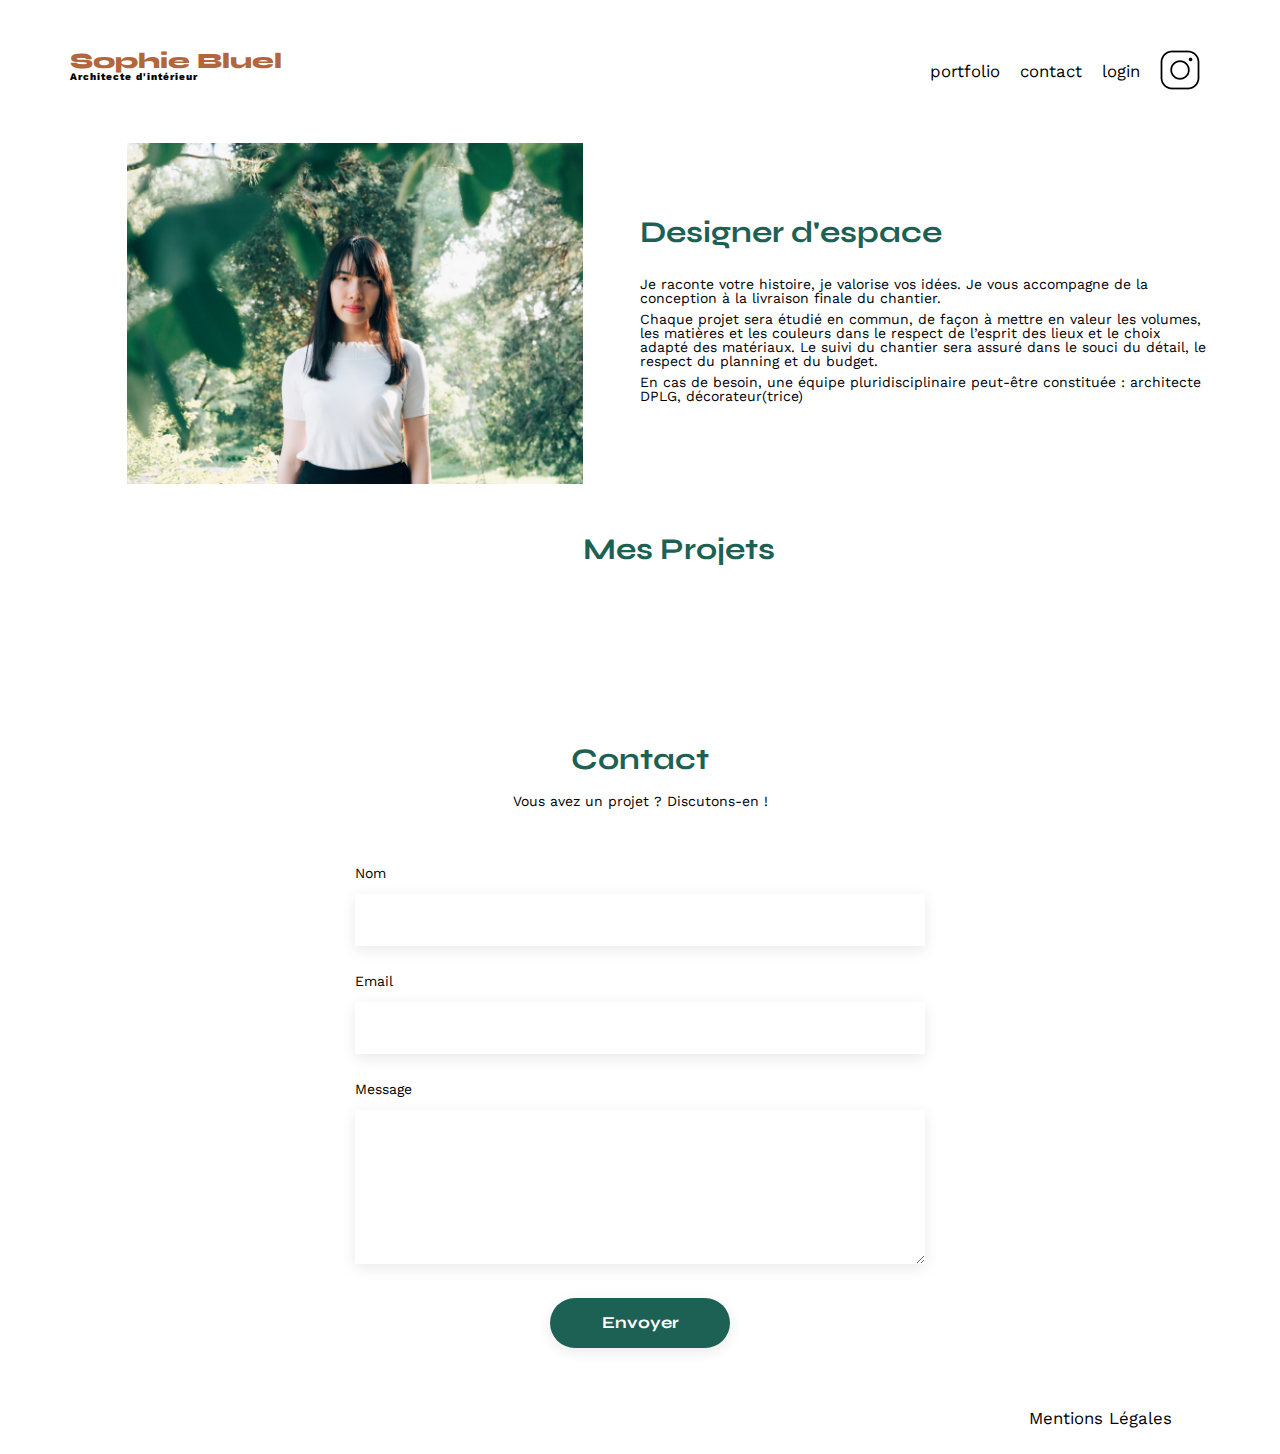
<file: index.html>
<!DOCTYPE html>
<html lang="fr">
<head>
    <meta charset="UTF-8">
    <title>Sophie Bluel - Architecte d'intérieur</title>
    <meta name="viewport" content="width=device-width, initial-scale=1.0">
    <link rel="preconnect" href="https://fonts.googleapis.com">
    <link rel="preconnect" href="https://fonts.gstatic.com" crossorigin>
    <link href="https://fonts.googleapis.com/css2?family=Syne:wght@700;800&family=Work+Sans&display=swap" rel="stylesheet">
    <link rel="stylesheet" href="https://cdnjs.cloudflare.com/ajax/libs/font-awesome/6.3.0/css/all.min.css">
    <meta name="description" content="portfolio">
    <link rel="stylesheet" href="./style.css">
</head>
<body> 
<!-- BANNIERE-->
    <div id="editBanner" class="edit-banner">
        <p id="openModal" class="icon-banner"><i class="fa-regular fa-pen-to-square" aria-hidden="true"></i> Mode Edition</p>
    </div>

<!-- HEADER NAV -->
    <header>
        <h1>Sophie Bluel <span>Architecte d'intérieur</span></h1>
        <nav>
            <ul>
                <li><a href="#portfolio">portfolio</a></li>
                <li><a href="#contact">contact</a></li>
                <li id="login-link" class="login-link"><a href="./login.html">login</a></li>
                <li id="logout-link" class="logout"><a href="#">logout</a></li>
                <li><img src="./assets/icons/instagram.png" alt="Instagram"></li>
            </ul>
        </nav>
    </header>
<!-- INTRODUCTION -->
    <main>
        <div id="introduction">
            <figure>
                <img src="./assets/images/sophie-bluel.png" alt="">
            </figure>
            <article>
                <h2>Designer d'espace</h2>
                <p>Je raconte votre histoire, je valorise vos idées. Je vous accompagne de la conception à la livraison finale du chantier.</p>
                <p>Chaque projet sera étudié en commun, de façon à mettre en valeur les volumes, les matières et les couleurs dans le respect de l’esprit des lieux et le choix adapté des matériaux. Le suivi du chantier sera assuré dans le souci du détail, le respect du planning et du budget.</p>
                <p>En cas de besoin, une équipe pluridisciplinaire peut-être constituée : architecte DPLG, décorateur(trice)</p>
            </article>
        </div>
<!-- MODAL GALLERIE TRAVAUX ET SUPPRESSION -->
        <div class="modal-overlay">
            <section id="modal" class="modal" aria-modal="false" role="dialog">
                <div id="modal-content" class="modal-content">
                    <i class="fa-solid fa-xmark js-modal-close close-icon"></i>
                    <h3>Gallerie photo</h3>
                <div class="gallery-modal" id="modal-gallery"></div>
                <div class="add">
                    <button type="button" id="new-photo">Ajouter une photo</button>
                </div>
                </div>
            </section>
        </div>
<!-- MODAL AJOUT IMAGES -->
<section id="modalAdd" class="modal" aria-modal="false" role="dialog">
    <div class="modalAdd-overlay"></div>
    <div id="modal-content2" class="modal-content">
        <i class="fa-solid fa-xmark js-modal-close close-icon" id="closeIconModal2"></i>
        <a href="#" id="backToGallery"><i class="fa fa-light fa-arrow-left" aria-hidden="true"></i></a>
        <h3 class="modalTitle">Ajout Photo</h3>
        <div class="add-picture">
            <i class="fa fa-thin fa-image faAddImgSquare"></i>
            <!-- FORMULAIRE -->
            <form id="newWork">
                <div id="image-preview-container">
                    <label for="add-photo-input" id="file" class="custom-button-label">
                        <span class="custom-button">+ Ajouter photo</span>
                    </label>
                    <input type="file" id="add-photo-input" name="image" class="custom-button" accept="image/*">
                </div>
                <p class="info">jpg, png : 4mo max</p>
            </form>
        </div>
        <h4>Titre</h4>
        <input type="text" name="photo-title" id="photo-title">
        <!-- PARTIE CATEGORIE POUR AJOUT DES TRAVAUX -->
        <h4>Catégorie</h4>
        <select id="category-select"></select><!-- Options générées dynamiquement avec JavaScript -->
        <button type="submit" id="valid">Valider</button>
    </div>
</section>
<!-- PROJET PAGE D'ACCUEIL ET FILTRES-->
    <section id="portfolio">
        <div class="modify">
            <h2>Mes Projets</h2>
            <div class="icon-modify admin-only">
                <i class="fa-regular fa-pen-to-square"></i>
                <a class="js-modal-trigger" href="#modal">modifier</a>
            </div>
        </div>
        <div class="filters"></div>
        <div class="gallery"></div>
    </section>
<!--PARTIE CONTACTE-->
    <section id="contact">
        <h2>Contact</h2>
        <p>Vous avez un projet ? Discutons-en !</p>
        <form action="#" method="post">
            <label for="name">Nom</label>
            <input type="text" name="name" id="name">
            <label for="email">Email</label>
            <input type="email" name="email" id="email">
            <label for="message">Message</label>
            <textarea name="message" id="message" cols="30" rows="10"></textarea>
            <input type="submit" value="Envoyer">
        </form>
    </section>
</main>
<footer>
    <nav>
        <ul>
            <li>Mentions Légales</li>
        </ul>
    </nav>
</footer>
<script src="./JS/index.js"></script>
<script src="./JS/modal.js"></script>
</body>
</html>
</file>
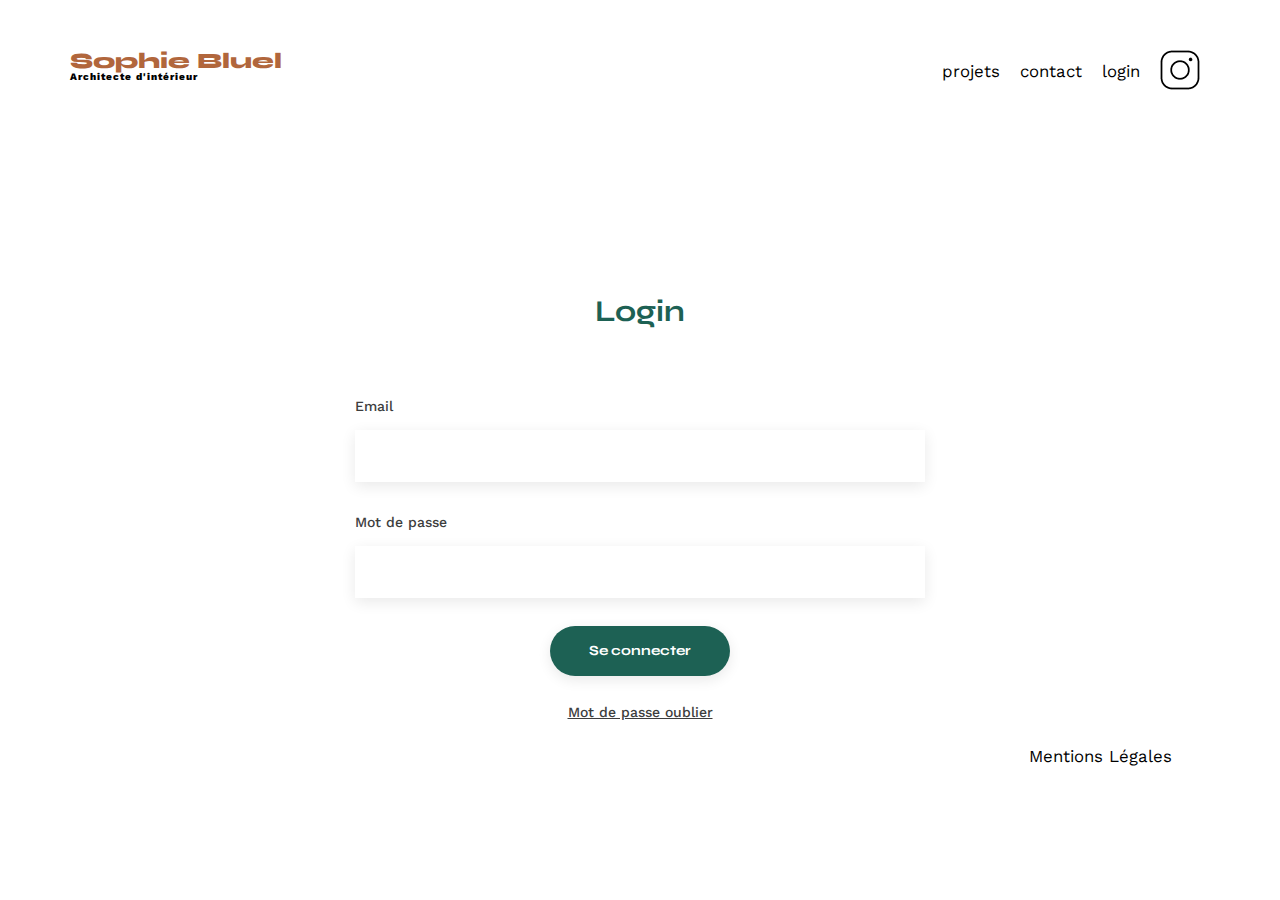
<file: login.html>
<!DOCTYPE html>
<html lang="fr">
<head>
    <meta charset="UTF-8">
    <meta name="viewport" content="width=device-width, initial-scale=1.0">
    <link rel="preconnect" href="https://fonts.googleapis.com/" />
    <link rel="preconnect" href="https://fonts.gstatic.com/" crossorigin />
    <link href="https://fonts.googleapis.com/css2?family=Syne:wght@700;800&family=Work+Sans&display=swap" rel="stylesheet"/>
    <link rel="stylesheet" href="./login.css">
    <link rel="stylesheet" href="./style.css">


    <title>login</title>
</head>
<body>
    <header>
        <h1>Sophie Bluel <span>Architecte d'intérieur</span></h1>
        <nav>
            <ul>
                <li>projets</li>
                <li>contact</li>
                <li>login</li>
                <li><img src="./assets/icons/instagram.png" alt="Instagram"></li>
            </ul>
        </nav>
    </header>
<main>
    <section id="login">
        <h2 class="login_title">Login</h2>
        <form action="#" method="post">
            <label for="email">Email</label>
            <input type="email" id="email" name="email" placeholder="" required>
            <label for="pass">Mot de passe</label>
            <input type="password" id="pass" name="password" minlength= required />
            <input type="submit" value="Se connecter" />
            <a class="mp-forget" href=""> Mot de passe oublier</a>
        </form>
    </section>
</main>
<footer>
    <nav>
        <ul>
            <li>Mentions Légales</li>
        </ul>
    </nav>
</footer>
<script src="./JS/login.js" defer ></script>
</body>
</html>
</file>
<file: login.css>
#login {
    width: 50%;
    margin: auto;
    padding-top: 150px; /* 9.38rem converti en pixels */
  }

  .login_title {
    display: flex;
    justify-content: center;
    margin-bottom: 37px;
    color: #1D6154;
    text-align: center;
    font-family: Syne;
    font-size: 30px;
    font-style: normal;
    font-weight: 700;
    line-height: normal;
  }

  #login form {
    text-align: left;
    margin-top: 37px;
    display: flex;
    flex-direction: column;
  }

  #login input {
    height: 50px;
    font-size: 14px;
    border: none;
    box-shadow: 0px 4px 14px rgba(0, 0, 0, 0.09);

  }

  #login p {
    color: red;
  }

  input[type="submit"] {
    margin: 48px auto;
    border-radius: 60px;
    background: #1D6154;
    width: 179px;
    height: 36px;
    flex-shrink: 0;
    color: #FFF;
    text-align: center;
    font-family: Syne;

  }

  #login label {
    margin: 32px 0 16px 0;
    color: #3D3D3D;
    font-family: Work Sans;
    font-size: 14px;
    font-style: normal;
    font-weight: 500;
    line-height: normal;
  }

  .mp-forget {
    display: block;
    margin: auto;
    color: #3d3d3d;
    font-family: Work Sans;
    font-size: 14px;
    font-style: normal;
    font-weight: 500;
    line-height: normal;
    text-decoration-line: underline;
  }
</file>
<file: style.css>
/* http://meyerweb.com/eric/tools/css/reset/
   v2.0 | 20110126
   License: none (public domain)
*/

html,
body,
div,
span,
applet,
object,
iframe,
h1,
h2,
h3,
h4,
h5,
h6,
p,
blockquote,
pre,
a,
abbr,
acronym,
address,
big,
cite,
code,
del,
dfn,
em,
img,
ins,
kbd,
q,
s,
samp,
small,
strike,
strong,
sub,
sup,
tt,
var,
b,
u,
i,
center,
dl,
dt,
dd,
ol,
ul,
li,
fieldset,
form,
label,
legend,
table,
caption,
tbody,
tfoot,
thead,
tr,
th,
td,
article,
aside,
canvas,
details,
embed,
figure,
figcaption,
footer,
header,
hgroup,
menu,
nav,
output,
ruby,
section,
summary,
time,
mark,
audio,
video {
  margin: 0;
  padding: 0;
  border: 0;
  font-size: 100%;
  font: inherit;
  vertical-align: baseline;
  text-decoration: none;
  color: black;

}
/* HTML5 display-role reset for older browsers */
article,
aside,
details,
figcaption,
figure,
footer,
header,
hgroup,
menu,
nav,
section {
  display: block;
}
body {
  line-height: 1;
}
ol,
ul {
  list-style: none;
}
blockquote,
q {
  quotes: none;
}
blockquote:before,
blockquote:after,
q:before,
q:after {
  content: "";
  content: none;
}
table {
  border-collapse: collapse;
  border-spacing: 0;
}
/** end reset css**/
body {
  max-width: 1140px;
  margin: auto;
  font-family: "Work Sans";
  font-size: 14px;
}
header {
  display: flex;
  justify-content: space-between;
  margin: 50px 0;
}
section {
  margin: 50px 0;
}

h1 {
  display: flex;
  flex-direction: column;
  font-family: "Syne";
  font-size: 22px;
  font-weight: 800;
  color: #b1663c;
}

h1 > span {
  font-family: "Work Sans";
  font-size: 10px;
  letter-spacing: 0.1em;
}

h2 {
  font-family: "Syne";
  font-weight: 700;
  font-size: 30px;
  color: #1d6154;
}
nav ul {
  display: flex;
  align-items: center;
  list-style-type: none;
}
nav li {
  padding: 0 10px;
  font-size: 1.2em;
}

li:hover,
li a:hover {
  color: #b1663c;
}
#introduction {
  display: flex;
  align-items: center;
}
#introduction figure {
  flex: 1;
}
#introduction img {
  display: block;
  margin: auto;
  width: 80%;
}

#introduction article {
  flex: 1;
}
#introduction h2 {
  margin-bottom: 1em;
}

#introduction p {
  margin-bottom: 0.5em;
}
#portfolio h2 {
  text-align: center;
  margin-bottom: 1em;
}
.gallery {
  width: 100%;
  display: grid;
  grid-template-columns: 1fr 1fr 1fr;
  grid-column-gap: 20px;
  grid-row-gap: 20px;
}

.gallery img {
  width: 100%;
}
#contact {
  width: 50%;
  margin: auto;
}
#contact > * {
  text-align: center;
}
#contact h2 {
  margin-bottom: 20px;
}
#contact form {
  text-align: left;
  margin-top: 30px;
  display: flex;
  flex-direction: column;
}

#contact input {
  height: 50px;
  font-size: 1.2em;
  border: none;
  box-shadow: 0px 4px 14px rgba(0, 0, 0, 0.09);
}
#contact label {
  margin: 2em 0 1em 0;
}
#contact textarea {
  border: none;
  box-shadow: 0px 4px 14px rgba(0, 0, 0, 0.09);
}

/* FILTRE */

.filters {
	display: flex;
  justify-content: center;
	align-items: center;
	margin-bottom: 50px;
	margin-top: 50px;
  gap: 10px;

  }

.btn {
    font-family: "Syne";
    font-size: 16px;
    font-weight: 700;
    background-color: white;
    border: 1px solid #1d6154;
    border-radius: 60px;
    color: #1d6154;
    padding: 8px 15px;
    cursor: pointer;
    width: auto;
    
   }
  
  .btn-active { 
    font-family: "Syne";
    font-size: 16px;
    font-weight: 700;
    background-color: #1d6154;
    border: 1px solid #1d6154;
    border-radius: 60px;
    color: white;
    padding: 8px 15px;
    cursor: pointer;
  }




input[type="submit"] {
  font-family: "Syne";
  font-weight: 700;
  color: white;
  background-color: #1d6154;
  margin: 2em auto;
  width: 180px;
  text-align: center;
  border-radius: 60px;
}

footer nav ul {
  display: flex;
  justify-content: flex-end;
  margin: 2em;
}

/*MODALE*/

.modal-overlay,
.modalAdd-overlay {
  position: fixed;
  top: 0;
  left: 0;
  width: 100%;
  height: 100%;
  background-color: rgba(0, 0, 0, 0.5);
  display: none;
  z-index: 1; 
}



#modal,
#modalAdd {
	position: fixed;
	z-index: 1;
	left: 0;
	top: 0;
	width: 100%;
	height: 100%;
	overflow: auto;
  display: none;
  }
  
  #modal-content,
  #modal-content2{
	background-color: #fff;
	margin: 15% auto;
	padding: 20px;
	border: 1px solid #888;
	border-radius: 10px;
	width: 80%;
	max-width: 650px;
	text-align: center;
	position: relative;
	display: flex;
	flex-direction: column;
	align-items: center;
  }
  .modal {
    display: none;
    /* Autres styles pour la modale */
}

.modify {
  display: flex;
  text-decoration: none;
  text-align: center;
  margin-bottom: 1em;
  color: black;
  margin-left: 45%;
	
}

.icon-modify{
  margin-top: 10px;
  margin-left: 35px;
}

h3{
  color: #000;
  text-align: center;
  font-family: Work Sans;
  font-size: 26px;
  font-style: normal;
  font-weight: 400;
  line-height: normal;
  margin-top: 35px;
  margin-bottom: 40px;
}

.close-icon {
  position: absolute;
  top: 20px;
  right: 20px;
  width: 24px;
  height: 24px;
  cursor: pointer;
}


.gallery-modal figcaption {
  display: none;
}

.gallery-modal{
  display: grid;
  grid-template-columns: 1fr 1fr 1fr 1fr 1fr;
  grid-row-gap: 8px;
  margin-top: 5px;
  
}

.gallery-modal img {
  position: relative;
  width: 91%;
  object-position: center;
  object-fit: cover;
  height: 13vh;
  }


#new-photo {
  width: 237px;
  height: 36px;
  flex-shrink: 0;
  border-radius: 60px;
  background: #1D6154;
  color: #FFF;
  text-align: center;
  font-family: Syne;
  font-size: 14px;
  border-top: 1px solid #B3B3B3;
  cursor: pointer;
  border-style: none;
  margin-top: 40px;
  margin-bottom: 20px;
}

.add {
  display: flex;
  flex-direction: column;
  align-items: center;
  justify-content: center;
  width: 80%;
  border-top: 1px solid #B3B3B3;
}





/*DEUXIEME MODAL AJOUTS DE PHOTOS*/
.faAddImgSquare{
  color: #B9C5CC;
  font-size: 5em;
  font-family: "Font Awesome 6 Free";
  font-weight: 400;

}

.add-picture{
  position: relative;
  width: 420px;
  height: 194px;
  flex-shrink: 0;
  border-radius: 3px;
  background: #E8F1F6;
}



#add-photo-button{
  text-align: center;
  color: #FFF;
  font-family: Syne;
  width: 237px;
  height: 36px;
  border-radius: 60px;
  background: #A7A7A7;

}

h4 {
  color: #3D3D3D;
  font-size: 14px;
  margin: 2em 0 1em 0
}

#photo-title,
#category-select {
  height: 50px;
  width: 420px;
  font-size: 1.2em;
  border: none;
  box-shadow: 0px 4px 14px rgba(0, 0, 0, 0.09);
  background-color: white;
}

#backToGallery {
  position: absolute;
  left: 1pc;
}

.info {
  margin-top: 5px;
  color: #444;
  text-align: center;
  font-size: 10px;
  line-height: normal;
}

#valid {
  width: 237px;
  height: 36px;
  border-radius: 60px;
  background: #A7A7A7;
  border-style: none;
  color: #FFF;
  text-align: center;
  font-family: Syne;
  font-size: 14px;
  margin: 75px 198px 55px 195px;
}
#valid:hover{
  background: #1D6154;
  cursor: pointer;
}

.edit-banner {
  margin-top: 0;
  height: 59px;
  background-color: #000000;

}

.edit-banner p,
.icon-banner i {
  color: #FFF;
  text-align: center;
  font-size: 16px;
  font-style: normal;
  font-weight: 400;
  line-height: normal;
  cursor: pointer;
}

a {
  text-decoration: inherit;
  color: inherit;
}



.modal-delete-icon {
  display: none;
}


.image-container {
  position: relative;
  margin: 10px; /* Ajustez la marge selon vos besoins */
}
.delete-icon {
  background-color: #000;
  width: 17px;
  height: 17px;
  flex-shrink: 0;
  position: absolute;
  top: 9px;
  right: 12px;
  cursor: pointer;
  color: white;

}

/*PARTIE ADMINISTRATEUR*/
 
#image-preview-container img { 
  width: 129px;
  height: 193px;
  top: 1px;
  position: absolute;
  left: 145px;

}


/* Masquer le bouton de téléchargement d'image par défaut */
#add-photo-input {
  display: none;
}

/* Style pour le bouton de téléchargement d'image personnalisé */
.custom-button-label {
  display: inline-block;
  padding: 10px 15px;
  border-radius: 50px;
  background: #CBD6DC;
  cursor: pointer;
}

/* Style pour le texte du bouton personnalisé */
.custom-button {
  display: inline-block;
  width: 173px;
  height: 36px;
  line-height: 36px;
  color: #306685;
}

#logout-link{
  display: none;
}
</file>
